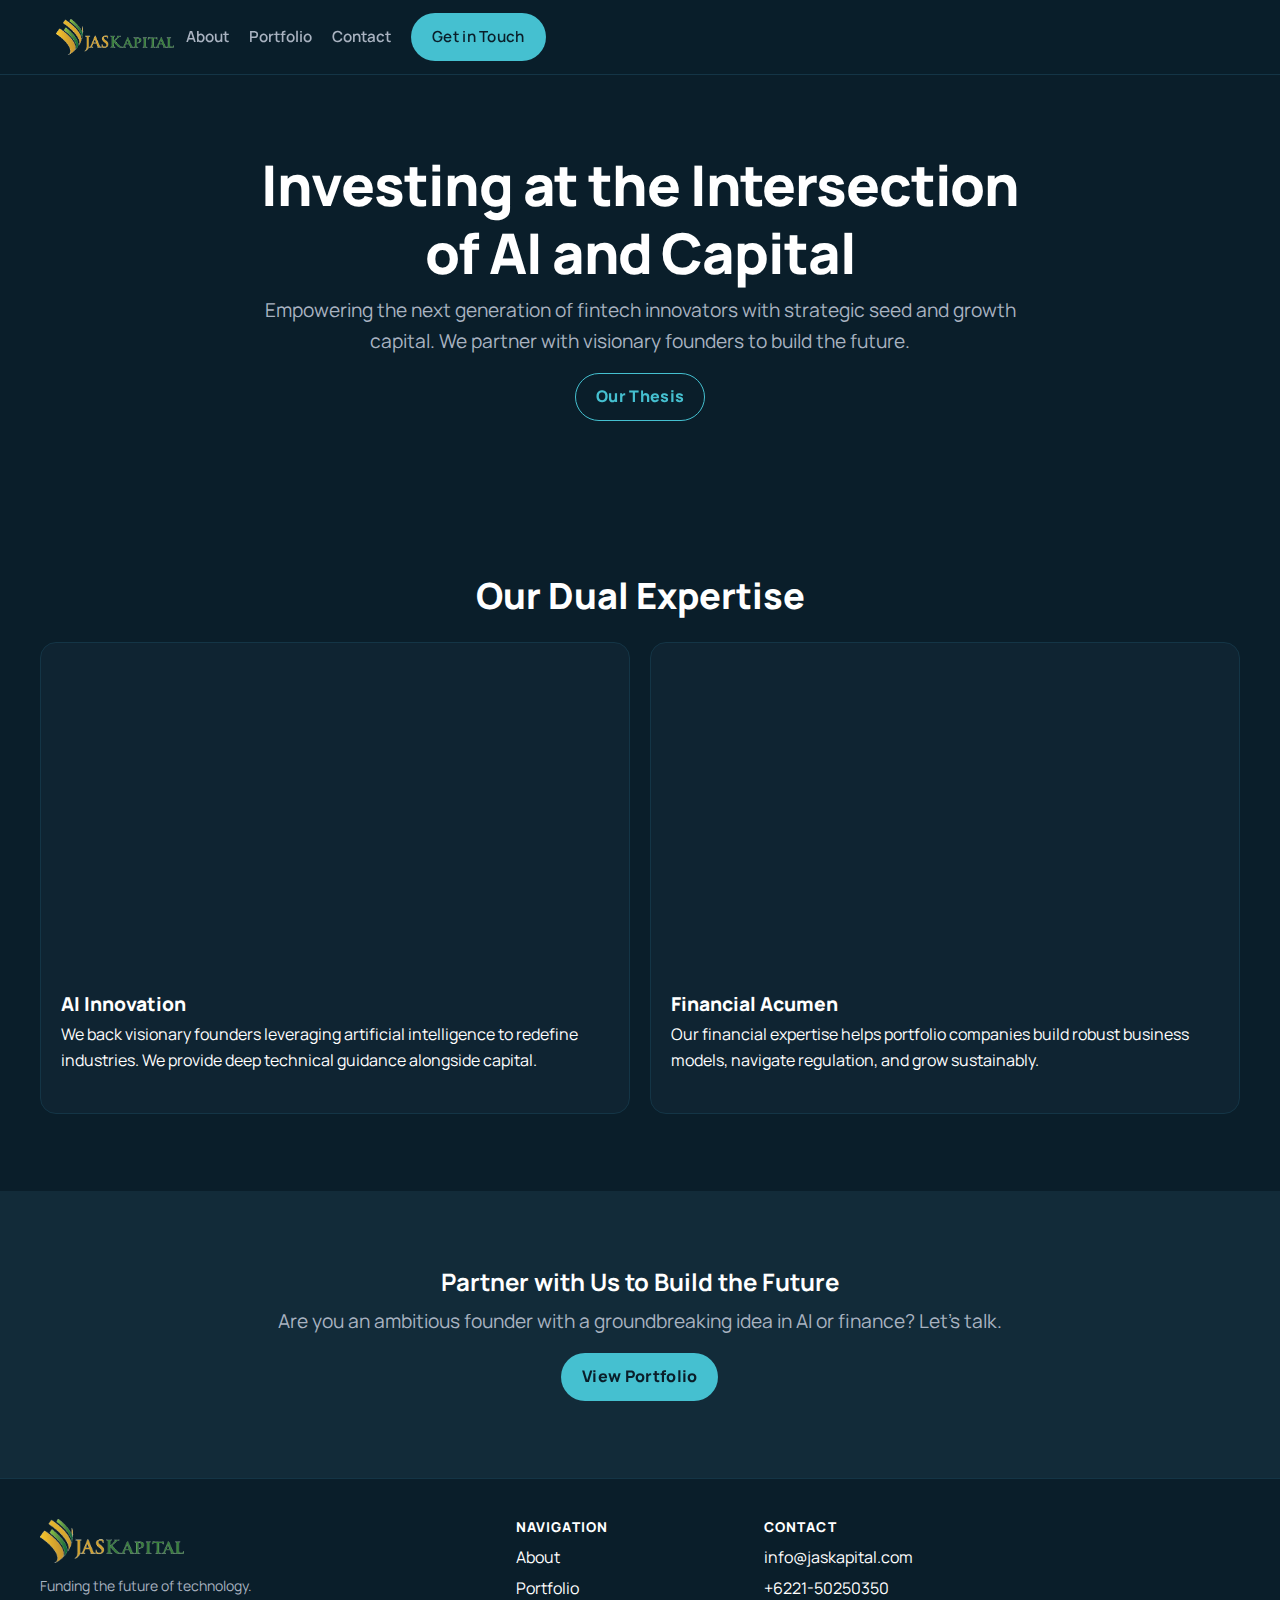
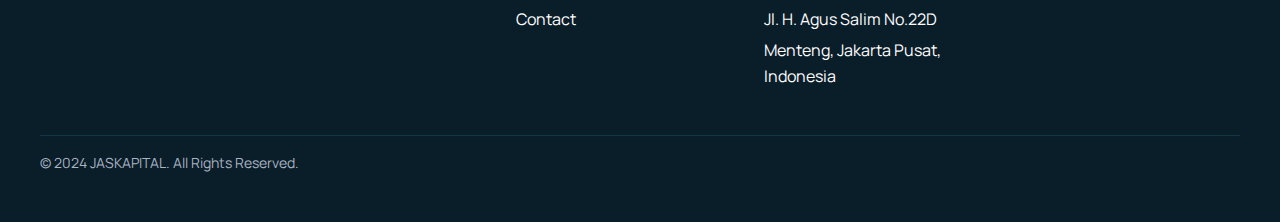
<file: index.html>
<!DOCTYPE html>
<html lang="en">
<head>
  <meta charset="utf-8" />
  <meta name="viewport" content="width=device-width, initial-scale=1, viewport-fit=cover" />
  <title>JASKAPITAL - Investing in AI and Finance</title>
  <link href="https://fonts.googleapis.com/css2?family=Manrope:wght@400;500;700;800&display=swap" rel="stylesheet" />
  <link rel="stylesheet" href="styles.css" />
</head>
<body>

  <a class="skip-link" href="#main">Skip to content</a>
  <header class="site-header">
    <div class="container">
      <div class="brand"><img src="assets/logo-jaskapital.png" alt="JASKAPITAL" class="brand-logo"><span class="sr-only">JASKAPITAL</span></div>

      <button class="nav-toggle" aria-expanded="false" aria-controls="primary-nav">
        <span class="sr-only">Menu</span>
        <span aria-hidden="true">☰</span>
      </button>

      <nav id="primary-nav" class="nav">
        <ul>
          <li><a href="about.html" data-nav="about">About</a></li>
          <li><a href="portfolio.html" data-nav="portfolio">Portfolio</a></li>
          <li><a href="index.html#contact" data-nav="contact">Contact</a></li>
        </ul>
        <a class="btn btn-primary" href="index.html#contact">Get in Touch</a>
      </nav>
    </div>
  </header>

  <main id="main">
    <section class="section hero">
      <div class="container container--narrow center-text">
        <h1>Investing at the Intersection of AI and Capital</h1>
        <p class="lead">
          Empowering the next generation of fintech innovators with strategic seed and growth capital.
          We partner with visionary founders to build the future.
        </p>
        <a class="btn btn-outline" href="about.html">Our Thesis</a>
      </div>
    </section>

    <section class="section">
      <div class="container">
        <h2 class="section-title center-text">Our Dual Expertise</h2>
        <div class="grid grid--2">
          <article class="card">
            <div class="card-media" role="img" aria-label="Abstract neural networks in blue"></div>
            <div class="card-body">
              <h3>AI Innovation</h3>
              <p>We back visionary founders leveraging artificial intelligence to redefine industries. We provide deep technical guidance alongside capital.</p>
            </div>
          </article>
          <article class="card">
            <div class="card-media" role="img" aria-label="Modern stock market chart"></div>
            <div class="card-body">
              <h3>Financial Acumen</h3>
              <p>Our financial expertise helps portfolio companies build robust business models, navigate regulation, and grow sustainably.</p>
            </div>
          </article>
        </div>
      </div>
    </section>

    <section class="section section--tint">
      <div class="container container--narrow center-text">
        <h2>Partner with Us to Build the Future</h2>
        <p class="lead">Are you an ambitious founder with a groundbreaking idea in AI or finance? Let’s talk.</p>
        <a class="btn btn-primary" href="portfolio.html">View Portfolio</a>
      </div>
    </section>
  </main>

  <footer class="site-footer" id="contact">
    <div class="container footer-grid">
      <div>
        <div class="brand brand--footer"><img src="assets/logo-jaskapital.png" alt="JASKAPITAL" class="brand-logo"></div>
        <p class="small mt-8">Funding the future of technology.</p>
      </div>

      <div>
        <h4 class="footer-heading">Navigation</h4>
        <ul class="footer-links">
          <li><a href="about.html">About</a></li>
          <li><a href="portfolio.html">Portfolio</a></li>
          <li><a href="index.html#contact">Contact</a></li>
        </ul>
      </div>

      <div>
        <h4 class="footer-heading">Contact</h4>
        <ul class="footer-links">
          <li><a href="mailto:info@jaskapital.com">info@jaskapital.com</a></li>
          <li><a href="tel:+622150250350">+6221-50250350</a></li>
        <li>Jl. H. Agus Salim No.22D</li>
<li>Menteng, Jakarta Pusat, Indonesia</li>
</ul>
      </div>
    </div>

    <div class="container footer-bottom">
      <p class="small">© 2024 JASKAPITAL. All Rights Reserved.</p>
    </div>
  </footer>

  <script>
    // Mobile nav toggle
    const toggle = document.querySelector('.nav-toggle');
    const nav = document.getElementById('primary-nav');
    function setExpanded(isOpen) {
      toggle.setAttribute('aria-expanded', String(isOpen));
      nav.classList.toggle('nav--open', isOpen);
      document.body.classList.toggle('no-scroll', isOpen);
    }
    toggle.addEventListener('click', () => {
      const isOpen = toggle.getAttribute('aria-expanded') !== 'true';
      setExpanded(isOpen);
    });
    document.addEventListener('keydown', (e) => { if (e.key === 'Escape') setExpanded(false); });
    document.addEventListener('click', (e) => {
      if (!nav.contains(e.target) && !toggle.contains(e.target)) setExpanded(false);
    });

    // Highlight active page
    const path = location.pathname.split('/').pop() || 'index.html';
    document.querySelectorAll('[data-nav]').forEach(a => {
      const key = a.getAttribute('data-nav');
      if ((path === 'about.html' && key === 'about') ||
          (path === 'portfolio.html' && key === 'portfolio')) {
        a.setAttribute('aria-current', 'page');
      }
    });
  </script>

</body>
</html>
</file>
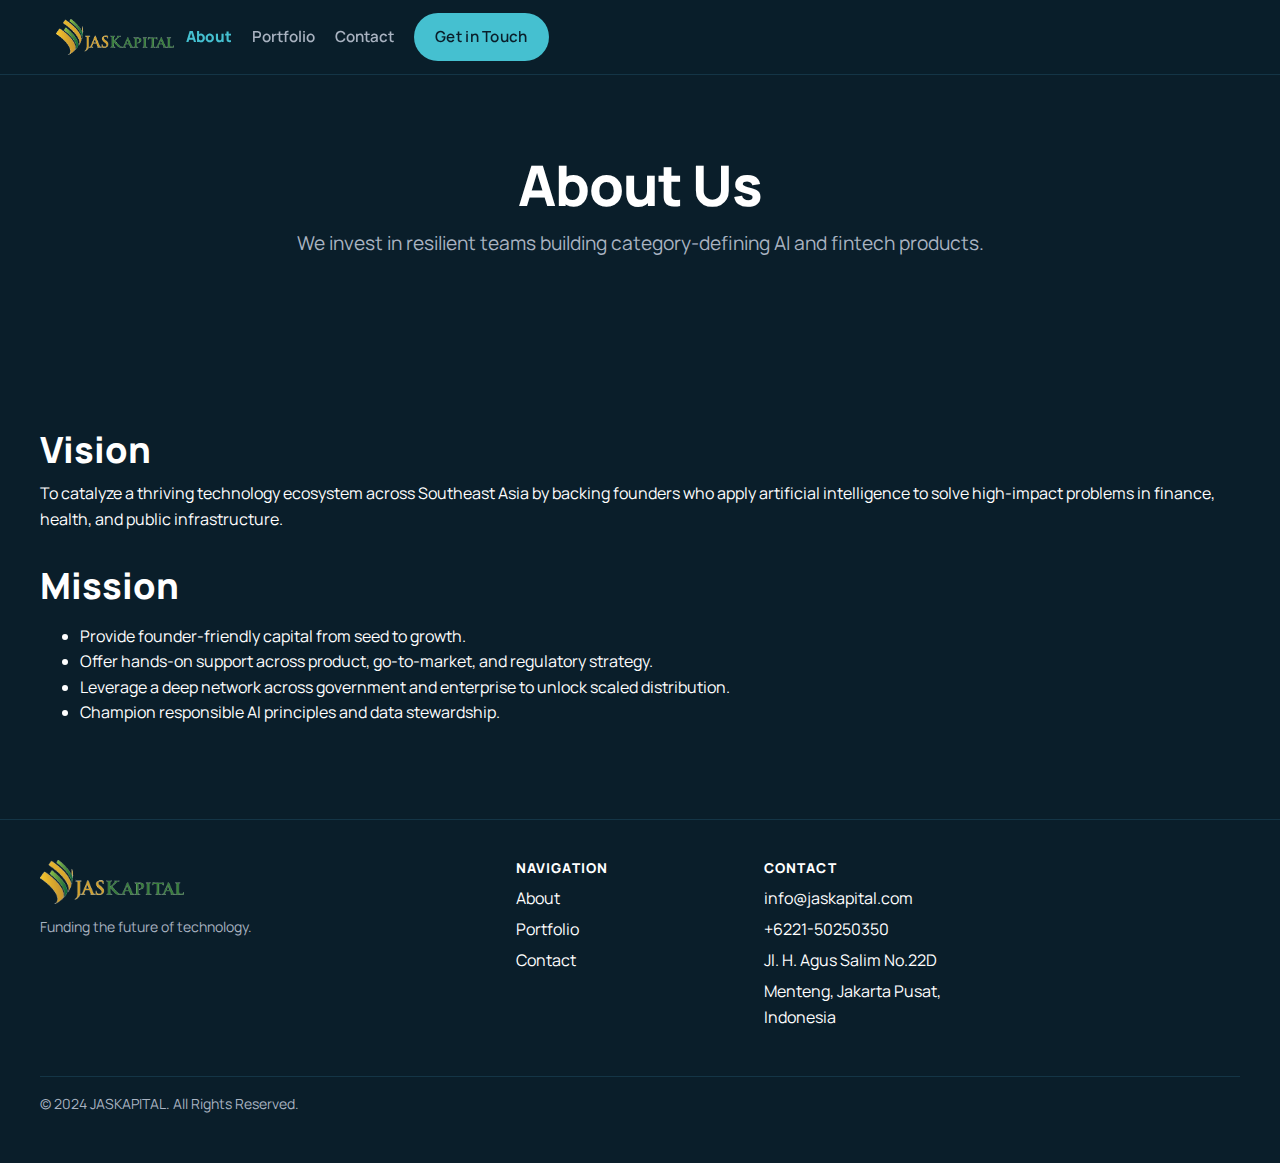
<file: about.html>
<!DOCTYPE html>
<html lang="en">
<head>
  <meta charset="utf-8" />
  <meta name="viewport" content="width=device-width, initial-scale=1, viewport-fit=cover" />
  <title>About — JASKAPITAL</title>
  <link href="https://fonts.googleapis.com/css2?family=Manrope:wght@400;500;700;800&display=swap" rel="stylesheet" />
  <link rel="stylesheet" href="styles.css" />
</head>
<body>

  <a class="skip-link" href="#main">Skip to content</a>
  <header class="site-header">
    <div class="container">
      <div class="brand"><img src="assets/logo-jaskapital.png" alt="JASKAPITAL" class="brand-logo"><span class="sr-only">JASKAPITAL</span></div>

      <button class="nav-toggle" aria-expanded="false" aria-controls="primary-nav">
        <span class="sr-only">Menu</span>
        <span aria-hidden="true">☰</span>
      </button>

      <nav id="primary-nav" class="nav">
        <ul>
          <li><a href="about.html" data-nav="about">About</a></li>
          <li><a href="portfolio.html" data-nav="portfolio">Portfolio</a></li>
          <li><a href="index.html#contact" data-nav="contact">Contact</a></li>
        </ul>
        <a class="btn btn-primary" href="index.html#contact">Get in Touch</a>
      </nav>
    </div>
  </header>

  <main id="main">
    <section class="section hero">
      <div class="container container--narrow center-text">
        <h1>About Us</h1>
        <p class="lead">We invest in resilient teams building category-defining AI and fintech products.</p>
      </div>
    </section>

    <section class="section">
      <div class="container">
        <h2 class="section-title">Vision</h2>
        <p>To catalyze a thriving technology ecosystem across Southeast Asia by backing founders who apply artificial intelligence to solve high‑impact problems in finance, health, and public infrastructure.</p>

        <h2 class="section-title" style="margin-top:2rem;">Mission</h2>
        <ul>
          <li>Provide founder‑friendly capital from seed to growth.</li>
          <li>Offer hands‑on support across product, go‑to‑market, and regulatory strategy.</li>
          <li>Leverage a deep network across government and enterprise to unlock scaled distribution.</li>
          <li>Champion responsible AI principles and data stewardship.</li>
        </ul>
      </div>
    </section>

  </main>

  <footer class="site-footer" id="contact">
    <div class="container footer-grid">
      <div>
        <div class="brand brand--footer"><img src="assets/logo-jaskapital.png" alt="JASKAPITAL" class="brand-logo"></div>
        <p class="small mt-8">Funding the future of technology.</p>
      </div>

      <div>
        <h4 class="footer-heading">Navigation</h4>
        <ul class="footer-links">
          <li><a href="about.html">About</a></li>
          <li><a href="portfolio.html">Portfolio</a></li>
          <li><a href="index.html#contact">Contact</a></li>
        </ul>
      </div>

      <div>
        <h4 class="footer-heading">Contact</h4>
        <ul class="footer-links">
          <li><a href="mailto:info@jaskapital.com">info@jaskapital.com</a></li>
          <li><a href="tel:+622150250350">+6221-50250350</a></li>
        <li>Jl. H. Agus Salim No.22D</li>
<li>Menteng, Jakarta Pusat, Indonesia</li>
</ul>
      </div>
    </div>

    <div class="container footer-bottom">
      <p class="small">© 2024 JASKAPITAL. All Rights Reserved.</p>
    </div>
  </footer>

  <script>
    // Mobile nav toggle
    const toggle = document.querySelector('.nav-toggle');
    const nav = document.getElementById('primary-nav');
    function setExpanded(isOpen) {
      toggle.setAttribute('aria-expanded', String(isOpen));
      nav.classList.toggle('nav--open', isOpen);
      document.body.classList.toggle('no-scroll', isOpen);
    }
    toggle.addEventListener('click', () => {
      const isOpen = toggle.getAttribute('aria-expanded') !== 'true';
      setExpanded(isOpen);
    });
    document.addEventListener('keydown', (e) => { if (e.key === 'Escape') setExpanded(false); });
    document.addEventListener('click', (e) => {
      if (!nav.contains(e.target) && !toggle.contains(e.target)) setExpanded(false);
    });

    // Highlight active page
    const path = location.pathname.split('/').pop() || 'index.html';
    document.querySelectorAll('[data-nav]').forEach(a => {
      const key = a.getAttribute('data-nav');
      if ((path === 'about.html' && key === 'about') ||
          (path === 'portfolio.html' && key === 'portfolio')) {
        a.setAttribute('aria-current', 'page');
      }
    });
  </script>

</body>
</html>
</file>
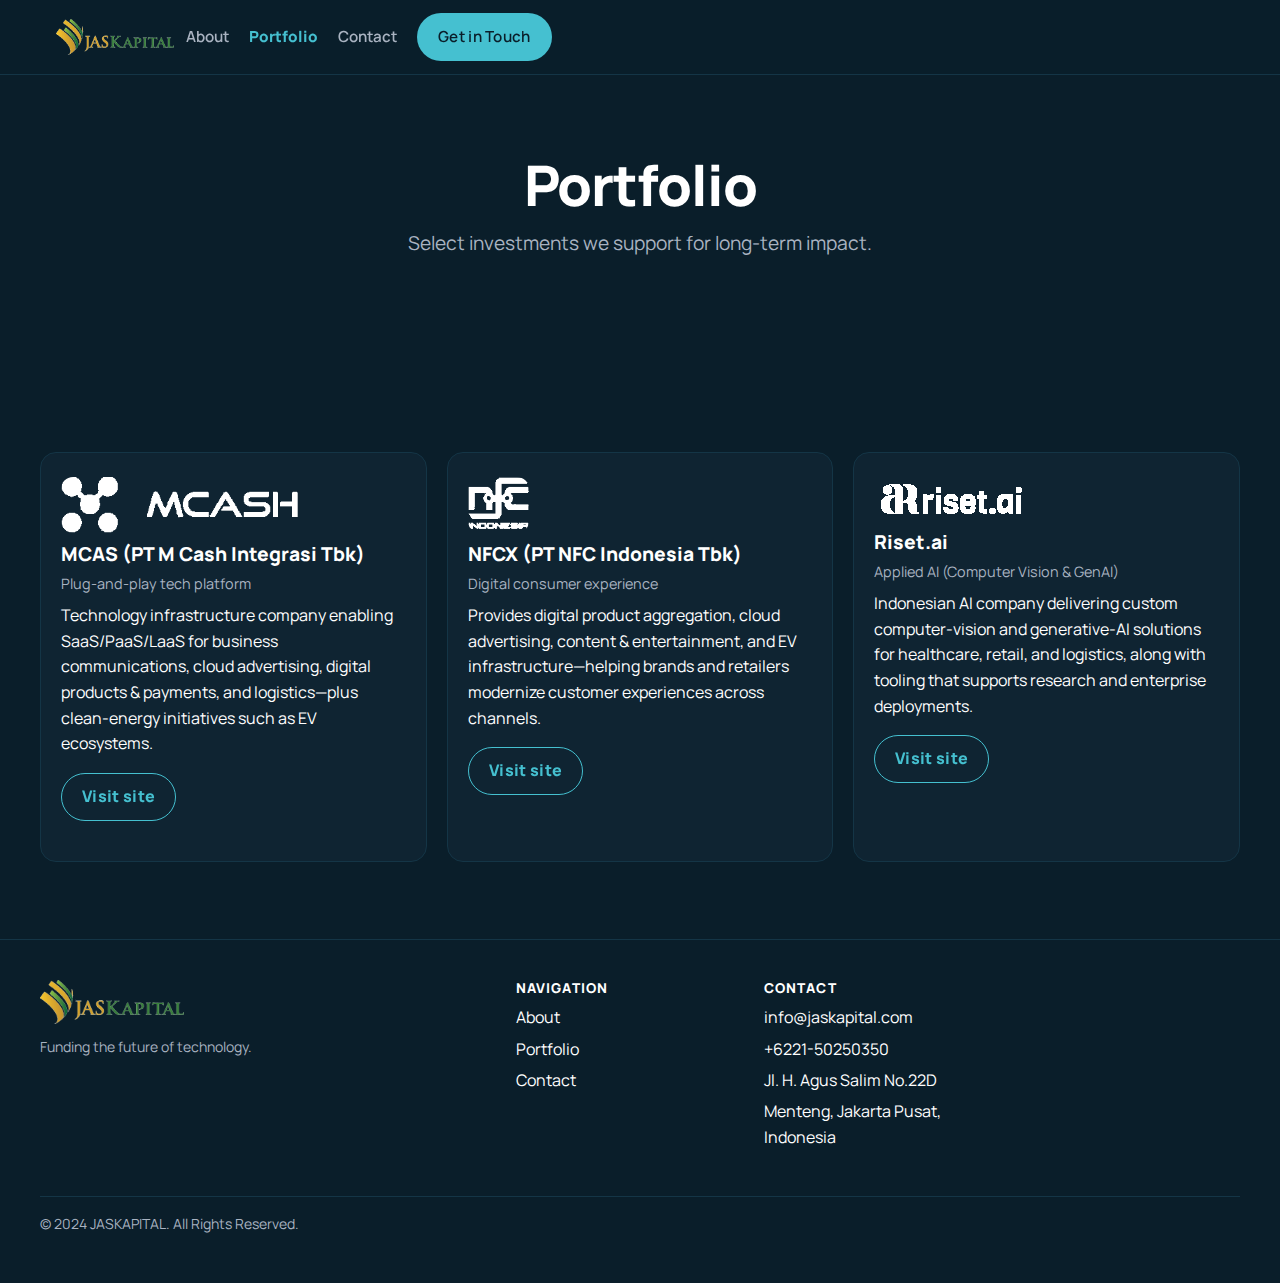
<file: portfolio.html>
<!DOCTYPE html>
<html lang="en">
<head>
  <meta charset="utf-8" />
  <meta name="viewport" content="width=device-width, initial-scale=1, viewport-fit=cover" />
  <title>Portfolio — JASKAPITAL</title>
  <link href="https://fonts.googleapis.com/css2?family=Manrope:wght@400;500;700;800&display=swap" rel="stylesheet" />
  <link rel="stylesheet" href="styles.css" />
</head>
<body>

  <a class="skip-link" href="#main">Skip to content</a>
  <header class="site-header">
    <div class="container">
      <div class="brand"><img src="assets/logo-jaskapital.png" alt="JASKAPITAL" class="brand-logo"><span class="sr-only">JASKAPITAL</span></div>

      <button class="nav-toggle" aria-expanded="false" aria-controls="primary-nav">
        <span class="sr-only">Menu</span>
        <span aria-hidden="true">☰</span>
      </button>

      <nav id="primary-nav" class="nav">
        <ul>
          <li><a href="about.html" data-nav="about">About</a></li>
          <li><a href="portfolio.html" data-nav="portfolio">Portfolio</a></li>
          <li><a href="index.html#contact" data-nav="contact">Contact</a></li>
        </ul>
        <a class="btn btn-primary" href="index.html#contact">Get in Touch</a>
      </nav>
    </div>
  </header>

  <main id="main">
    <section class="section hero">
      <div class="container container--narrow center-text">
        <h1>Portfolio</h1>
        <p class="lead">Select investments we support for long‑term impact.</p>
      </div>
    </section>

    <section class="section">
      <div class="container">
        <div class="grid grid--3">
  <article class="card">
    <div class="card-body">
      <img src="assets/logo-mcas-white.png" alt="MCAS logo" class="logo-img">
      <h3>MCAS (PT M Cash Integrasi Tbk)</h3>
      <p class="meta">Plug-and-play tech platform</p>
      <p>Technology infrastructure company enabling SaaS/PaaS/LaaS for business communications, cloud advertising, digital products & payments, and logistics—plus clean-energy initiatives such as EV ecosystems.</p>
      <p><a class="btn btn-outline" href="https://www.mcash.id" target="_blank" rel="noopener">Visit site</a></p>
    </div>
  </article>

  <article class="card">
    <div class="card-body">
      <img src="assets/logo-nfcx-white.png" alt="NFCX logo" class="logo-img">
      <h3>NFCX (PT NFC Indonesia Tbk)</h3>
      <p class="meta">Digital consumer experience</p>
      <p>Provides digital product aggregation, cloud advertising, content & entertainment, and EV infrastructure—helping brands and retailers modernize customer experiences across channels.</p>
      <p><a class="btn btn-outline" href="https://www.nfcindonesia.id" target="_blank" rel="noopener">Visit site</a></p>
    </div>
  </article>

  <article class="card">
    <div class="card-body">
      <img src="assets/logo-risetai-white.png" alt="Riset.ai logo" class="logo-img">
      <h3>Riset.ai</h3>
      <p class="meta">Applied AI (Computer Vision & GenAI)</p>
      <p>Indonesian AI company delivering custom computer-vision and generative-AI solutions for healthcare, retail, and logistics, along with tooling that supports research and enterprise deployments.</p>
      <p><a class="btn btn-outline" href="https://www.riset.ai" target="_blank" rel="noopener">Visit site</a></p>
    </div>
  </article>
</div>
</section>
  </main>

  <footer class="site-footer" id="contact">
    <div class="container footer-grid">
      <div>
        <div class="brand brand--footer"><img src="assets/logo-jaskapital.png" alt="JASKAPITAL" class="brand-logo"></div>
        <p class="small mt-8">Funding the future of technology.</p>
      </div>

      <div>
        <h4 class="footer-heading">Navigation</h4>
        <ul class="footer-links">
          <li><a href="about.html">About</a></li>
          <li><a href="portfolio.html">Portfolio</a></li>
          <li><a href="index.html#contact">Contact</a></li>
        </ul>
      </div>

      <div>
        <h4 class="footer-heading">Contact</h4>
        <ul class="footer-links">
          <li><a href="mailto:info@jaskapital.com">info@jaskapital.com</a></li>
          <li><a href="tel:+622150250350">+6221-50250350</a></li>
        <li>Jl. H. Agus Salim No.22D</li>
<li>Menteng, Jakarta Pusat, Indonesia</li>
</ul>
      </div>
    </div>

    <div class="container footer-bottom">
      <p class="small">© 2024 JASKAPITAL. All Rights Reserved.</p>
    </div>
  </footer>

  <script>
    // Mobile nav toggle
    const toggle = document.querySelector('.nav-toggle');
    const nav = document.getElementById('primary-nav');
    function setExpanded(isOpen) {
      toggle.setAttribute('aria-expanded', String(isOpen));
      nav.classList.toggle('nav--open', isOpen);
      document.body.classList.toggle('no-scroll', isOpen);
    }
    toggle.addEventListener('click', () => {
      const isOpen = toggle.getAttribute('aria-expanded') !== 'true';
      setExpanded(isOpen);
    });
    document.addEventListener('keydown', (e) => { if (e.key === 'Escape') setExpanded(false); });
    document.addEventListener('click', (e) => {
      if (!nav.contains(e.target) && !toggle.contains(e.target)) setExpanded(false);
    });

    // Highlight active page
    const path = location.pathname.split('/').pop() || 'index.html';
    document.querySelectorAll('[data-nav]').forEach(a => {
      const key = a.getAttribute('data-nav');
      if ((path === 'about.html' && key === 'about') ||
          (path === 'portfolio.html' && key === 'portfolio')) {
        a.setAttribute('aria-current', 'page');
      }
    });
  </script>

</body>
</html>
</file>
<file: styles.css>
/* Root: design tokens */
:root{
  --bg: #0A1E2A;            /* deep navy */
  --bg-tint: #122B39;       /* slate blue tint */
  --text: #FFFFFF;          /* pure white text */
  --muted: #A9B3C1;         /* muted gray-blue */
  --primary: #45C0D0;       /* light cyan accent */
  --accent: #1C5D99;        /* CTA blue */
  --surface: #0F2432;       /* card/background */
  --border: #143546;        /* subtle border */

  --radius: 12px;
  --radius-lg: 16px;

  --shadow-1: 0 6px 22px rgba(0,0,0,.35);
  --shadow-2: 0 14px 36px rgba(0,0,0,.55);

  --max-w: 1200px;
  --max-w-narrow: 780px;
}

/* Dark mode auto */

/* Base */
*{ box-sizing: border-box; }
html, body { height: 100%; }
body{
  margin: 0;
  font-family: "Manrope", system-ui, -apple-system, Segoe UI, Roboto, "Helvetica Neue", Arial, "Noto Sans", "Apple Color Emoji", "Segoe UI Emoji", "Segoe UI Symbol", sans-serif;
  color: var(--text);
  background: var(--bg);
  line-height: 1.6;
  -webkit-font-smoothing: antialiased;
  -moz-osx-font-smoothing: grayscale;
}
img{ max-width: 100%; display: block; }
a{ color: inherit; text-decoration: none; }
p{ margin: 0 0 1rem; }
h1,h2,h3,h4{ line-height: 1.2; color: inherit; margin: 0 0 .6rem; }

.skip-link{
  position: absolute; left: -9999px; top: auto;
  width: 1px; height: 1px; overflow: hidden;
}
.skip-link:focus{
  position: fixed; left: 1rem; top: 1rem; z-index: 10000;
  width: auto; height: auto; padding: .5rem .75rem; border-radius: 8px;
  background: var(--surface); color: var(--text); box-shadow: var(--shadow-1);
}

/* Containers */
.container{
  width: min(100% - 2rem, var(--max-w));
  margin-inline: auto;
}
.container--narrow{ width: min(100% - 2rem, var(--max-w-narrow)); }
.center-text{ text-align: center; }
.mt-8{ margin-top: .75rem; }

.small{ font-size: .875rem; color: var(--muted); }
.intro{ max-width: 58ch; margin: .5rem auto 0; color: var(--muted); }
.lead{ font-size: clamp(1rem, 2vw + .5rem, 1.2rem); color: var(--muted); }

/* Buttons */
.btn{
  display: inline-flex; align-items: center; justify-content: center;
  height: 48px; padding: 0 20px; border-radius: 999px; font-weight: 800; letter-spacing: .02em;
  border: 1.5px solid transparent; transition: transform .15s ease, background .2s ease, color .2s ease, border-color .2s ease;
  will-change: transform;
}
.btn:hover{ transform: translateY(-1px); }
.btn-primary{ background: var(--primary); color: #0A192F; }
.btn-primary:hover{ background: #00b0b7; }
.btn-outline{
  background: transparent; color: var(--primary); border-color: var(--primary);
}
.btn-outline:hover{ background: color-mix(in srgb, var(--primary) 12%, transparent); }

/* Header */
.site-header{
  position: sticky; top: 0; z-index: 100;
  background: color-mix(in srgb, var(--bg) 92%, transparent);
  backdrop-filter: blur(8px);
  border-bottom: 1px solid var(--border);
}
.site-header .container{
  display: grid; grid-template-columns: auto 1fr auto; align-items: center; gap: .75rem;
  padding: .8rem 1rem;
}
.brand{ display:flex; align-items:center; gap:.5rem; }
.brand .logo{
  display:inline-flex; width: 24px; height: 24px; color: var(--primary);
}
.brand .brand-name{
  font-weight: 900; letter-spacing: .02em; font-size: 1.125rem;
}

/* Nav */
.nav-toggle{
  display: inline-flex; align-items:center; justify-content:center;
  width: 44px; height: 44px; border: 0; background: transparent; color: inherit; cursor: pointer;
}
.nav{
  display: flex; align-items: center; gap: 1.25rem;
}
.nav ul{
  display:flex; gap: 1.25rem; list-style:none; padding:0; margin:0;
}
.nav a{ font-weight: 600; font-size: .95rem; }
.nav a:hover{ color: var(--primary); }
.nav a[aria-current="page"]{ color: var(--primary); font-weight: 800; }
.nav .btn-primary{ color: #0A1E2A; }
.nav .btn-primary:hover{ color: #0A1E2A; }
.nav .btn-outline{ color: var(--primary); border-color: var(--primary); }

/* Mobile nav */
@media (max-width: 960px){
  .nav{
    position: fixed; inset: 64px 0 0 0;
    flex-direction: column; align-items: flex-start; gap: 1rem;
    padding: 1rem; background: var(--bg); border-top: 1px solid var(--border);
    transform: translateY(-120%); transition: transform .25s ease;
    box-shadow: var(--shadow-1);
  }
  .nav ul{ flex-direction: column; gap: .75rem; }
  .nav--open{ transform: translateY(0); }
  .no-scroll{ overflow: hidden; }
}

/* Desktop */
@media (min-width: 961px){
  .nav-toggle{ display: none; }
}

/* Sections */
.section{ padding: clamp(3rem, 6vw, 6rem) 0; }
.section--tint{ background: var(--bg-tint); }

.hero{ text-align:center; }
.hero h1{
  font-size: clamp(2rem, 5vw + 1rem, 3.5rem);
  font-weight: 800; letter-spacing: -0.02em;
}
.section-title{
  font-size: clamp(1.5rem, 2.5vw + .75rem, 2.25rem);
  font-weight: 800;
}

/* Cards Grid */
.grid{ display: grid; gap: 1.25rem; margin-top: 1.5rem; }
.grid--2{ grid-template-columns: 1fr; }
.grid--3{ grid-template-columns: 1fr; }
@media (min-width: 720px){
  .grid--2{ grid-template-columns: repeat(2, 1fr); }
  .grid--3{ grid-template-columns: repeat(3, 1fr); }
}

.card{
  background: var(--surface); border: 1px solid var(--border); border-radius: var(--radius-lg);
  overflow: clip; transition: transform .2s ease, box-shadow .2s ease;
}
.card:hover{ transform: translateY(-4px); box-shadow: var(--shadow-2); }
.card-media{ position: relative; aspect-ratio: 16 / 9; background-size: cover; background-position: center; }
.card-media img{ position:absolute; inset:0; width:100%; height:100%; object-fit:cover; display:block; }
@supports not (aspect-ratio: 1 / 1){
  .card-media{ height:0; padding-bottom:56.25%; }
}
.card-body{ padding: 1.25rem 1.25rem 1.5rem; }
.card-body h3{ font-size: 1.2rem; font-weight: 800; margin-bottom: .35rem; }
.card-body .meta{ color: var(--muted); font-size: .9rem; margin-bottom: .5rem; }

.card.card--ai .card-media{ background-image: url('assets/partner-tech.jpg'); }
.card.card--finance .card-media{ background-image: url('assets/partner-fin.jpg'); }

/* Feature list */
.feature-list{ display: grid; gap: 1rem; margin-top: 1.25rem; }
@media (min-width: 720px){ .feature-list{ grid-template-columns: repeat(2, 1fr); } }
.feature{
  display: grid; grid-template-columns: auto 1fr; gap: .9rem;
  padding: 1rem; border-radius: var(--radius); background: var(--surface);
  border: 1px solid var(--border);
}
.feature-icon{ font-size: 40px; line-height: 1; color: var(--primary); }

/* Footer */
.site-footer{ border-top: 1px solid var(--border); }
.footer-grid{
  display: grid; gap: 1.25rem; padding: 2.5rem 0;
  grid-template-columns: repeat(2, 1fr);
}
@media (min-width: 900px){
  .footer-grid{ grid-template-columns: 2fr 1fr 1fr 1fr; }
}
.footer-heading{ text-transform: uppercase; letter-spacing: .08em; font-size: .85rem; font-weight: 900; }
.footer-links{ list-style:none; padding:0; margin:.6rem 0 0; }
.footer-links li{ margin: .35rem 0; }
.footer-links a{ color: inherit; }
.footer-links a:hover{ color: var(--primary); }
.footer-bottom{ border-top: 1px solid var(--border); padding: 1rem 0 2rem; }

/* Utilities */
.sr-only{
  position:absolute; width:1px; height:1px; padding:0; margin:-1px; overflow:hidden; clip:rect(0,0,0,0); white-space:nowrap; border:0;
}

/* Motion preferences */
@media (prefers-reduced-motion: reduce){
  * { animation-duration: 0.001ms !important; animation-iteration-count: 1 !important; transition-duration: 0.001ms !important; scroll-behavior: auto !important; }
}

.logo-img{ width:100%; height:auto; display:block; border-radius:12px; border:1px solid var(--border); background:#fff; }
.avatar{
  width:120px; height:120px; border-radius:50%; overflow:hidden; border:2px solid var(--border);
  box-shadow: var(--shadow-1); background:#fff; margin-bottom:.75rem;
}
.mgmt-card{ text-align:center; }
.mgmt-card .role{ color: var(--muted); font-size:.9rem; margin-bottom:.5rem; }

/* Management profiles */
.profile{
  display: grid;
  grid-template-columns: 120px 1fr;
  gap: 1rem;
  align-items: start;
  background: var(--surface);
  border: 1px solid var(--border);
  border-radius: var(--radius-lg);
  padding: 1rem;
}
@media (min-width: 720px){
  .profile{ grid-template-columns: 180px 1fr; padding: 1.25rem; gap: 1.25rem; }
}
.profile .profile-photo{
  width: 100%; max-width: 180px; aspect-ratio: 1 / 1; border-radius: 50%;
  overflow: hidden; border: 2px solid var(--border); box-shadow: var(--shadow-1);
}
.profile .profile-photo img{ width:100%; height:100%; object-fit: cover; }
.profile .profile-role{ color: var(--muted); margin-top: .25rem; font-weight: 600; }
.profile + .profile{ margin-top: 1rem; }
.management-title{ margin-bottom: 1rem; }

/* --- Dark theme component tuning --- */
body{ background: var(--bg); color: var(--text); }
a{ color: var(--text); }
.lead, .intro, .small{ color: var(--muted); }

.site-header{
  background: rgba(10,25,47,0.9);
  border-bottom: 1px solid var(--border);
}
.brand .logo{ color: var(--primary); }
.nav a{ color: var(--muted); }
.nav a:hover, .nav a[aria-current="page"]{ color: var(--primary); }

.section--tint{ background: #0D2440; }

.card{ background: var(--surface); border-color: var(--border); }
.feature{ background: var(--surface); border-color: var(--border); }

.btn-primary{ background: var(--primary); color: #0A192F; }
.btn-primary:hover{ background: #27b6ba; }
.btn-outline{ color: var(--primary); border-color: var(--primary); }
.btn-outline:hover{ background: rgba(46,197,201,0.12); }

.site-footer{ border-top: 1px solid var(--border); }
.footer-bottom{ border-top: 1px solid var(--border); }

.profile{ background: var(--surface); border-color: var(--border); }
.profile .profile-role{ color: var(--muted); }

.logo-img{ background:#0A192F; border-color: var(--border); }

/* Brand logo sizing */
.brand .brand-logo{ height: 36px; width: auto; display:inline-block; vertical-align: middle; }
.brand--footer .brand-logo{ height: 44px; }

/* --- McKinsey-style palette overrides --- */
body{ background: var(--bg); color: var(--text); }
a{ color: var(--text); }
.lead, .intro, .small{ color: var(--muted); }

.site-header{ background: rgba(10,30,42,0.92); border-bottom: 1px solid var(--border); }
.brand .logo{ color: var(--primary); }
.nav a{ color: var(--muted); }
.nav a:hover, .nav a[aria-current="page"]{ color: var(--primary); }

.section--tint{ background: var(--bg-tint); }

.card{ background: var(--surface); border-color: var(--border); }
.feature{ background: var(--surface); border-color: var(--border); }

.btn-primary{ background: var(--primary); color: #0A1E2A; }
.btn-primary:hover{ background: #3AB0BF; }
.btn-outline{ color: var(--primary); border-color: var(--primary); }
.btn-outline:hover{ background: rgba(69,192,208,0.12); }

.site-footer{ border-top: 1px solid var(--border); }
.footer-bottom{ border-top: 1px solid var(--border); }

/* Portfolio logo sizing */
.card-body .logo-img{
  display:block; max-height:56px; width:auto; margin: 4px 0 10px;
  background: transparent; border: 0;
  filter: none;
}

/* Round management photos */
.profile{ grid-template-columns: 160px 1fr; }
@media (min-width: 720px){ .profile{ grid-template-columns: 180px 1fr; } }
.profile .profile-photo{
  width:160px; height:160px; border-radius:50%;
  overflow:hidden; border:2px solid var(--border);
  box-shadow:0 6px 18px rgba(0,0,0,0.35), 0 0 0 1px rgba(20,53,70,0.6) inset;
}
.profile .profile-photo img{ width:100%; height:100%; object-fit:cover; display:block; }
</file>
